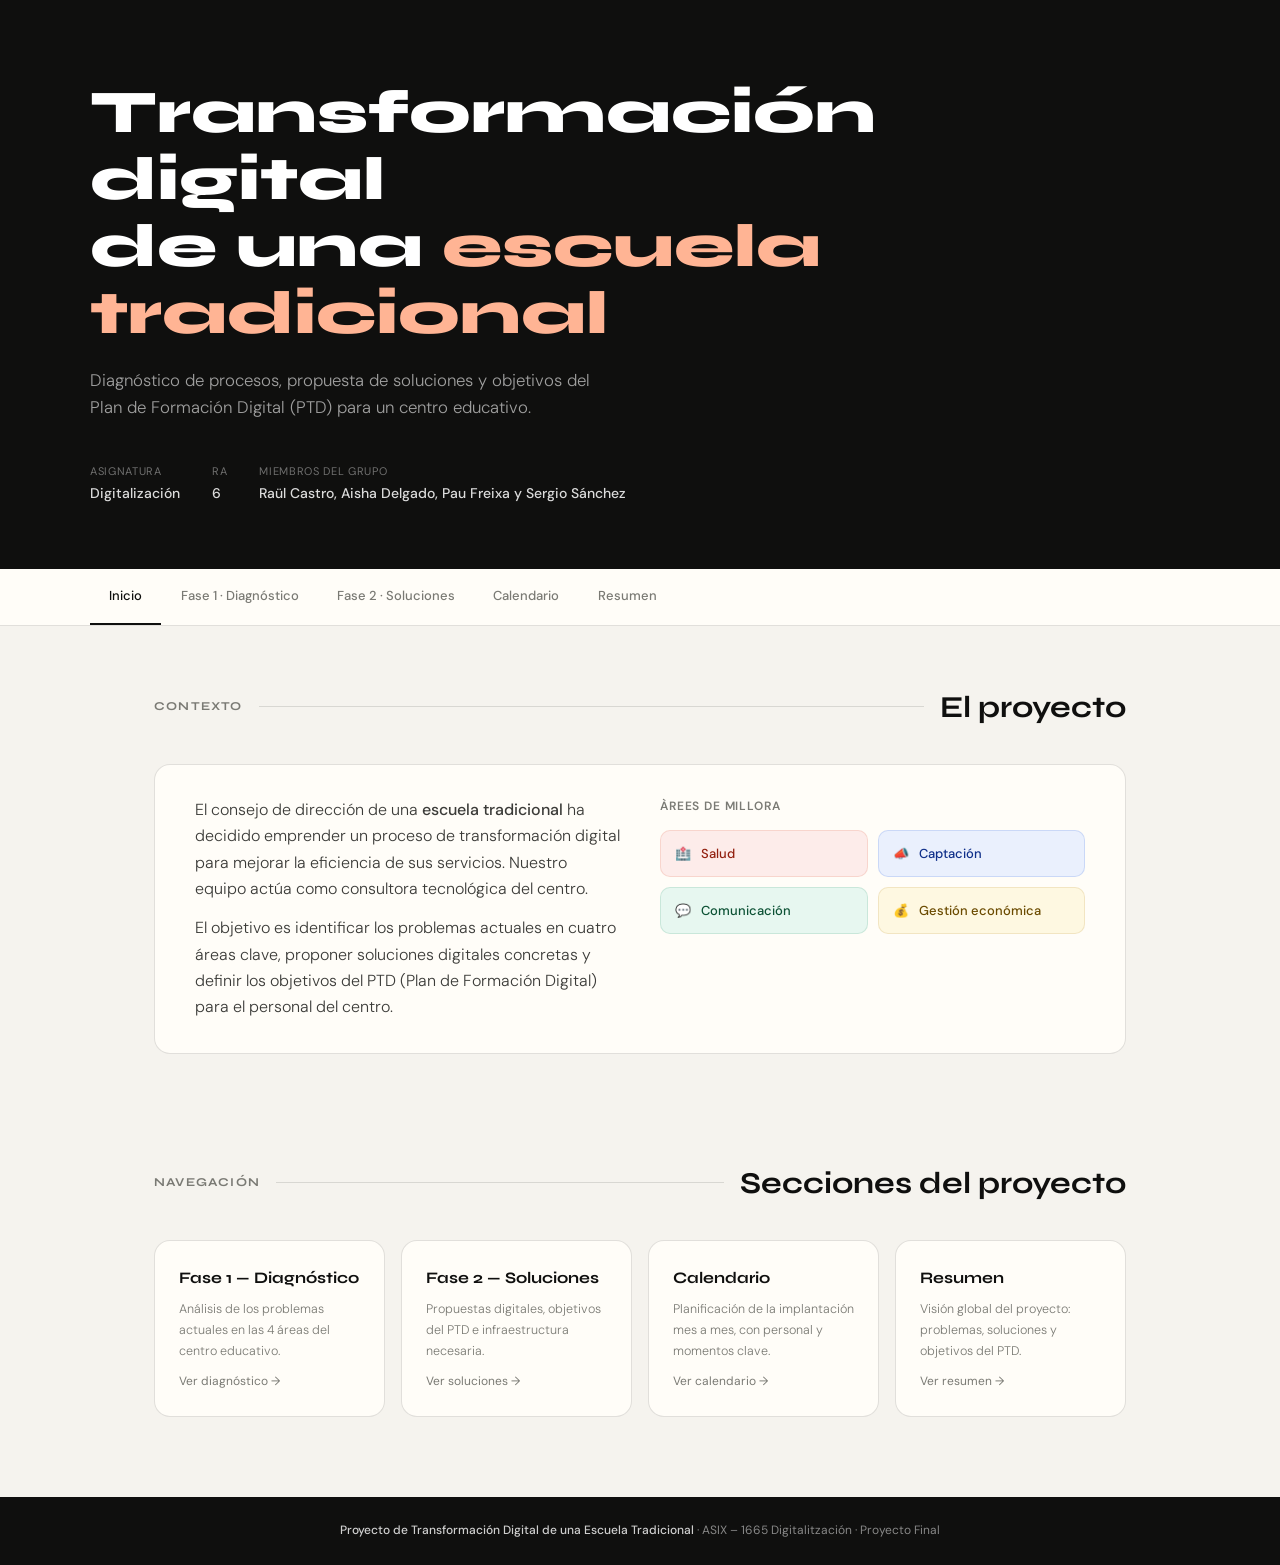
<file: index.html>
<!DOCTYPE html>
<html lang="es">
<head>
<meta charset="UTF-8">
<meta name="viewport" content="width=device-width, initial-scale=1.0">
<title>Transformación Digital — Escola Tradicional</title>
<link href="https://fonts.googleapis.com/css2?family=Syne:wght@400;600;700;800&family=DM+Sans:ital,wght@0,300;0,400;0,500;1,300&display=swap" rel="stylesheet">
<link rel="stylesheet" href="./css/styles.css">
</head>
<body>
 
<header>
  <div class="header-inner">
    <div>
      <h1>Transformación digital<br>de una <em>escuela tradicional</em></h1>
      <p class="header-subtitle">Diagnóstico de procesos, propuesta de soluciones y objetivos del Plan de Formación Digital (PTD) para un centro educativo.</p>
      <div class="header-meta">
        <div class="meta-item"><span class="meta-label">Asignatura</span><span class="meta-value">Digitalización</span></div>
        <div class="meta-item"><span class="meta-label">RA</span><span class="meta-value">6</span></div>
        <div class="meta-item"><span class="meta-label">Miembros del grupo</span><span class="meta-value">Raül Castro, Aisha Delgado, Pau Freixa y Sergio Sánchez</span></div>
      </div>
    </div>
  </div>
</header>
 
<nav>
  <div class="nav-inner">
    <a href="./index.html" class="active">Inicio</a>
    <a href="./fases/diagnostico.html">Fase 1 · Diagnóstico</a>
    <a href="./fases/soluciones.html">Fase 2 · Soluciones</a>
    <a href="./fases/calendario.html">Calendario</a>
    <a href="./fases/resumen.html">Resumen</a>
  </div>
</nav>
 
<main>
 
  <div class="section-header">
    <span class="section-num">Contexto</span>
    <div class="section-line"></div>
    <h2>El proyecto</h2>
  </div>
 
  <div class="intro-block">
    <div class="intro-text">
      <p>El consejo de dirección de una <strong>escuela tradicional</strong> ha decidido emprender un proceso de transformación digital para mejorar la eficiencia de sus servicios. Nuestro equipo actúa como consultora tecnológica del centro.</p>
      <p>El objetivo es identificar los problemas actuales en cuatro áreas clave, proponer soluciones digitales concretas y definir los objetivos del PTD (Plan de Formación Digital) para el personal del centro.</p>
    </div>
    <div>
      <p style="font-size:12px;text-transform:uppercase;letter-spacing:.07em;color:var(--ink3);margin-bottom:.8rem;font-weight:600;">Àrees de millora</p>
      <div class="areas-grid">
        <a class="area-chip red"   href="./fases/diagnostico.html#salud">       <span>🏥</span> Salud</a>
        <a class="area-chip blue"  href="./fases/diagnostico.html#captacion">   <span>📣</span> Captación</a>
        <a class="area-chip green" href="./fases/diagnostico.html#comunicacion"><span>💬</span> Comunicación</a>
        <a class="area-chip yell"  href="./fases/diagnostico.html#economia">    <span>💰</span> Gestión económica</a>
      </div>
    </div>
  </div>
 
  <div class="section-header">
    <span class="section-num">Navegación</span>
    <div class="section-line"></div>
    <h2>Secciones del proyecto</h2>
  </div>
 
  <div class="page-links">
    <a class="page-link" href="./fases/diagnostico.html">
      <span class="page-link-title">Fase 1 — Diagnóstico</span>
      <span class="page-link-desc">Análisis de los problemas actuales en las 4 áreas del centro educativo.</span>
      <span class="page-link-arrow">Ver diagnóstico →</span>
    </a>
    <a class="page-link" href="./fases/soluciones.html">
      <span class="page-link-title">Fase 2 — Soluciones</span>
      <span class="page-link-desc">Propuestas digitales, objetivos del PTD e infraestructura necesaria.</span>
      <span class="page-link-arrow">Ver soluciones →</span>
    </a>
    <a class="page-link" href="./fases/calendario.html">
      <span class="page-link-title">Calendario</span>
      <span class="page-link-desc">Planificación de la implantación mes a mes, con personal y momentos clave.</span>
      <span class="page-link-arrow">Ver calendario →</span>
    </a>
    <a class="page-link" href="./fases/resumen.html">
      <span class="page-link-title">Resumen</span>
      <span class="page-link-desc">Visión global del proyecto: problemas, soluciones y objetivos del PTD.</span>
      <span class="page-link-arrow">Ver resumen →</span>
    </a>
  </div>
 
</main>
 
<footer>
  <strong>Proyecto de Transformación Digital de una Escuela Tradicional</strong> · ASIX – 1665 Digitalitzación · Proyecto Final
</footer>
 
</body>
</html>
</file>
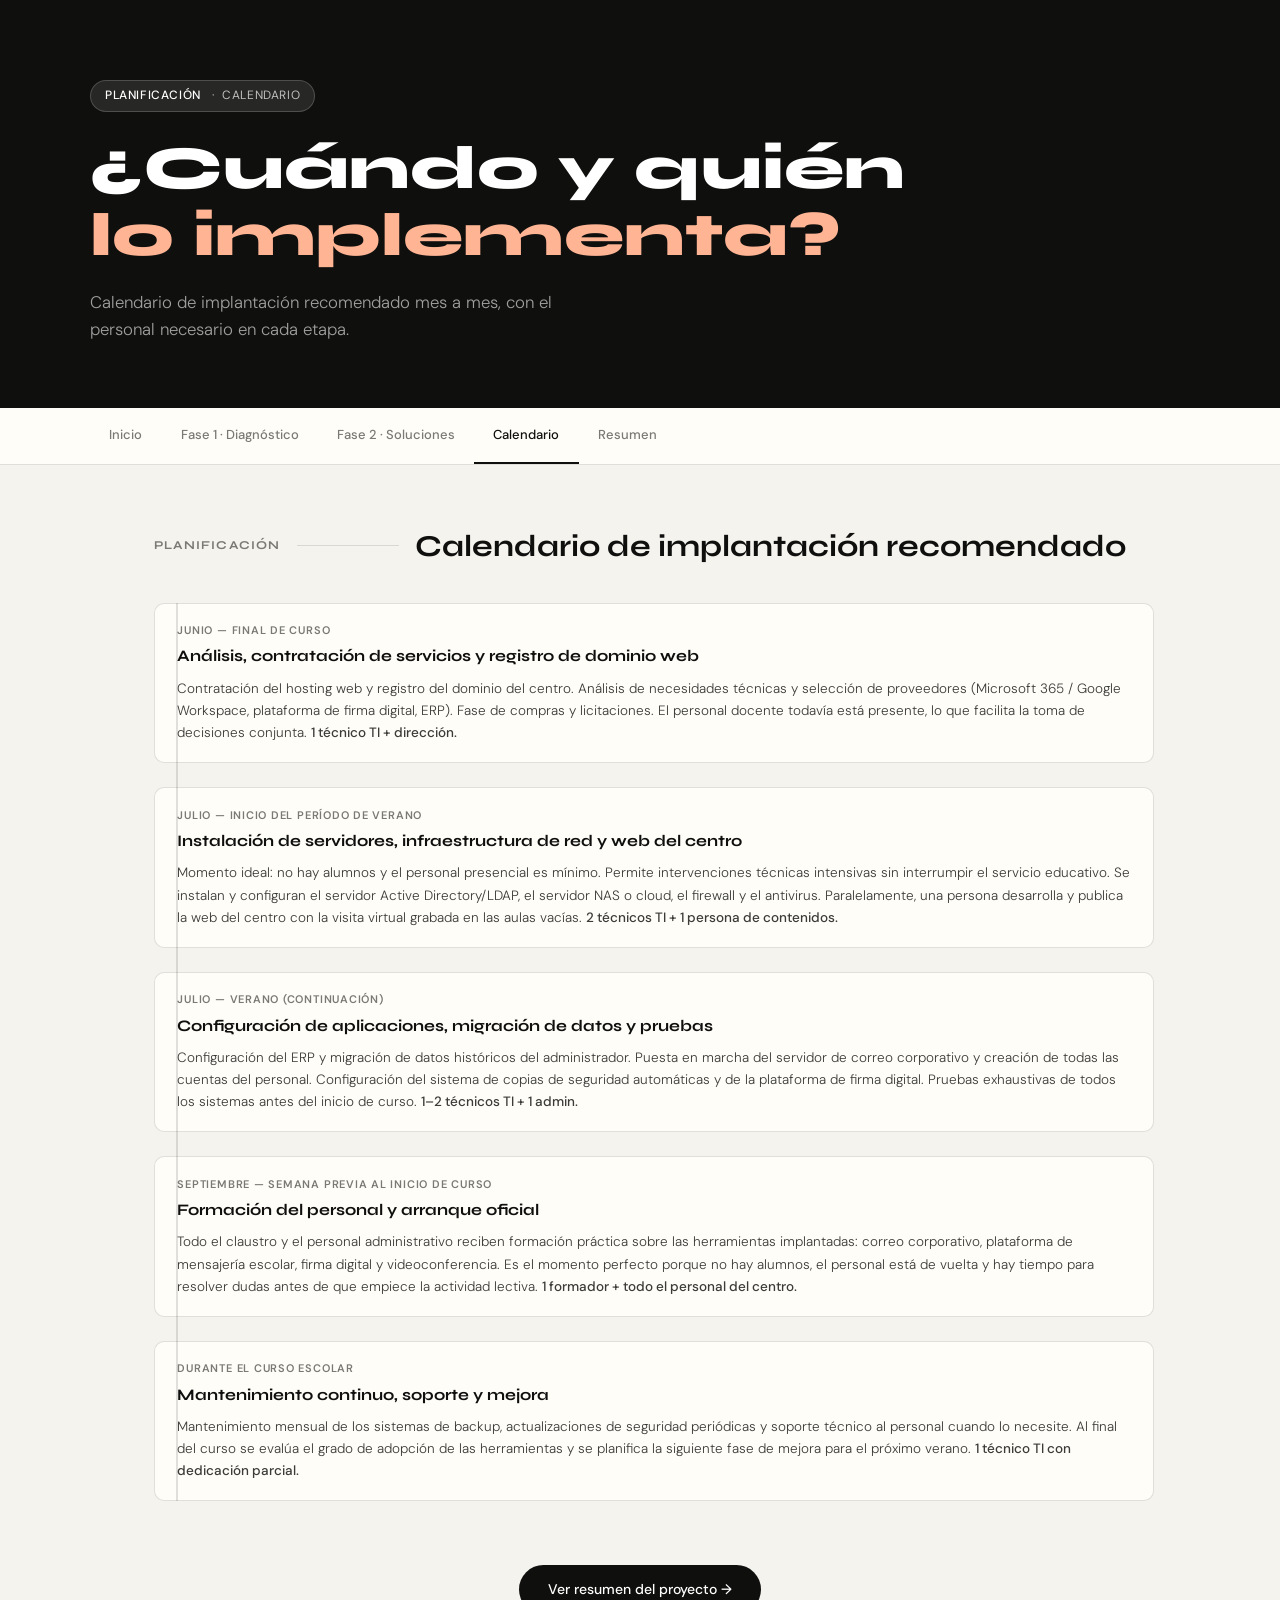
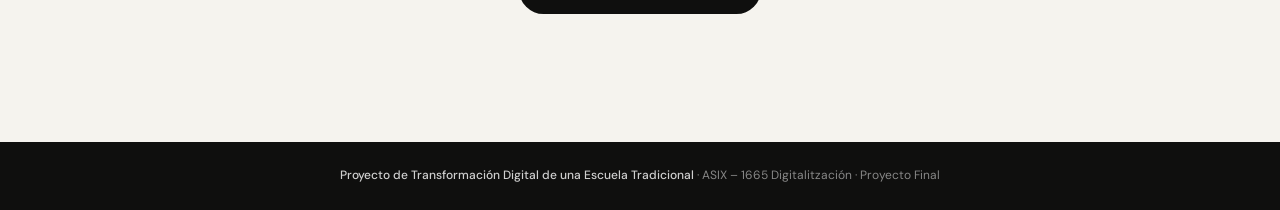
<file: fases/calendario.html>
<!DOCTYPE html>
<html lang="es">
<head>
<meta charset="UTF-8">
<meta name="viewport" content="width=device-width, initial-scale=1.0">
<title>Calendario de implantación · Transformación Digital</title>
<link href="https://fonts.googleapis.com/css2?family=Syne:wght@400;600;700;800&family=DM+Sans:ital,wght@0,300;0,400;0,500;1,300&display=swap" rel="stylesheet">
<link rel="stylesheet" href="../css/styles.css">
</head>
<body>
 
<header>
  <div class="header-inner">
    <div>
      <div class="header-badge"><span>Planificación</span> &nbsp;·&nbsp; Calendario</div>
      <h1>¿Cuándo y quién<br><em>lo implementa?</em></h1>
      <p class="header-subtitle">Calendario de implantación recomendado mes a mes, con el personal necesario en cada etapa.</p>
    </div>
  </div>
</header>
 
<nav>
  <div class="nav-inner">
    <a href="../index.html">Inicio</a>
    <a href="./diagnostico.html">Fase 1 · Diagnóstico</a>
    <a href="./soluciones.html">Fase 2 · Soluciones</a>
    <a href="./calendario.html" class="active">Calendario</a>
    <a href="./resumen.html">Resumen</a>
  </div>
</nav>
 
<main>
 
  <div class="section-header">
    <span class="section-num">Planificación</span>
    <div class="section-line"></div>
    <h2>Calendario de implantación recomendado</h2>
  </div>
 
  <div class="timeline">
 
    <div class="tl-item">
      <div class="tl-body">
        <p class="tl-month">Junio — Final de curso</p>
        <p class="tl-title">Análisis, contratación de servicios y registro de dominio web</p>
        <p class="tl-desc">Contratación del hosting web y registro del dominio del centro. Análisis de necesidades técnicas y selección de proveedores (Microsoft 365 / Google Workspace, plataforma de firma digital, ERP). Fase de compras y licitaciones. El personal docente todavía está presente, lo que facilita la toma de decisiones conjunta. <strong>1 técnico TI + dirección.</strong></p>
      </div>
    </div>
 
    <div class="tl-item">
      <div class="tl-body">
        <p class="tl-month">Julio — Inicio del período de verano</p>
        <p class="tl-title">Instalación de servidores, infraestructura de red y web del centro</p>
        <p class="tl-desc">Momento ideal: no hay alumnos y el personal presencial es mínimo. Permite intervenciones técnicas intensivas sin interrumpir el servicio educativo. Se instalan y configuran el servidor Active Directory/LDAP, el servidor NAS o cloud, el firewall y el antivirus. Paralelamente, una persona desarrolla y publica la web del centro con la visita virtual grabada en las aulas vacías. <strong>2 técnicos TI + 1 persona de contenidos.</strong></p>
      </div>
    </div>
 
    <div class="tl-item">
      <div class="tl-body">
        <p class="tl-month">Julio — Verano (continuación)</p>
        <p class="tl-title">Configuración de aplicaciones, migración de datos y pruebas</p>
        <p class="tl-desc">Configuración del ERP y migración de datos históricos del administrador. Puesta en marcha del servidor de correo corporativo y creación de todas las cuentas del personal. Configuración del sistema de copias de seguridad automáticas y de la plataforma de firma digital. Pruebas exhaustivas de todos los sistemas antes del inicio de curso. <strong>1–2 técnicos TI + 1 admin.</strong></p>
      </div>
    </div>
 
    <div class="tl-item">
      <div class="tl-body">
        <p class="tl-month">Septiembre — Semana previa al inicio de curso</p>
        <p class="tl-title">Formación del personal y arranque oficial</p>
        <p class="tl-desc">Todo el claustro y el personal administrativo reciben formación práctica sobre las herramientas implantadas: correo corporativo, plataforma de mensajería escolar, firma digital y videoconferencia. Es el momento perfecto porque no hay alumnos, el personal está de vuelta y hay tiempo para resolver dudas antes de que empiece la actividad lectiva. <strong>1 formador + todo el personal del centro.</strong></p>
      </div>
    </div>
 
    <div class="tl-item">
      <div class="tl-body">
        <p class="tl-month">Durante el curso escolar</p>
        <p class="tl-title">Mantenimiento continuo, soporte y mejora</p>
        <p class="tl-desc">Mantenimiento mensual de los sistemas de backup, actualizaciones de seguridad periódicas y soporte técnico al personal cuando lo necesite. Al final del curso se evalúa el grado de adopción de las herramientas y se planifica la siguiente fase de mejora para el próximo verano. <strong>1 técnico TI con dedicación parcial.</strong></p>
      </div>
    </div>
 
  </div>
 
  <div style="text-align:center;padding-bottom:3rem;">
    <a href="./resumen.html" style="display:inline-flex;align-items:center;gap:8px;background:var(--ink);color:#fff;text-decoration:none;padding:.8rem 1.8rem;border-radius:100px;font-size:14px;font-weight:500;transition:opacity .2s;" onmouseover="this.style.opacity='.8'" onmouseout="this.style.opacity='1'">
      Ver resumen del proyecto →
    </a>
  </div>
 
</main>
 
<footer>
  <strong>Proyecto de Transformación Digital de una Escuela Tradicional</strong> · ASIX – 1665 Digitalitzación · Proyecto Final
</footer>
 
</body>
</html>
</file>
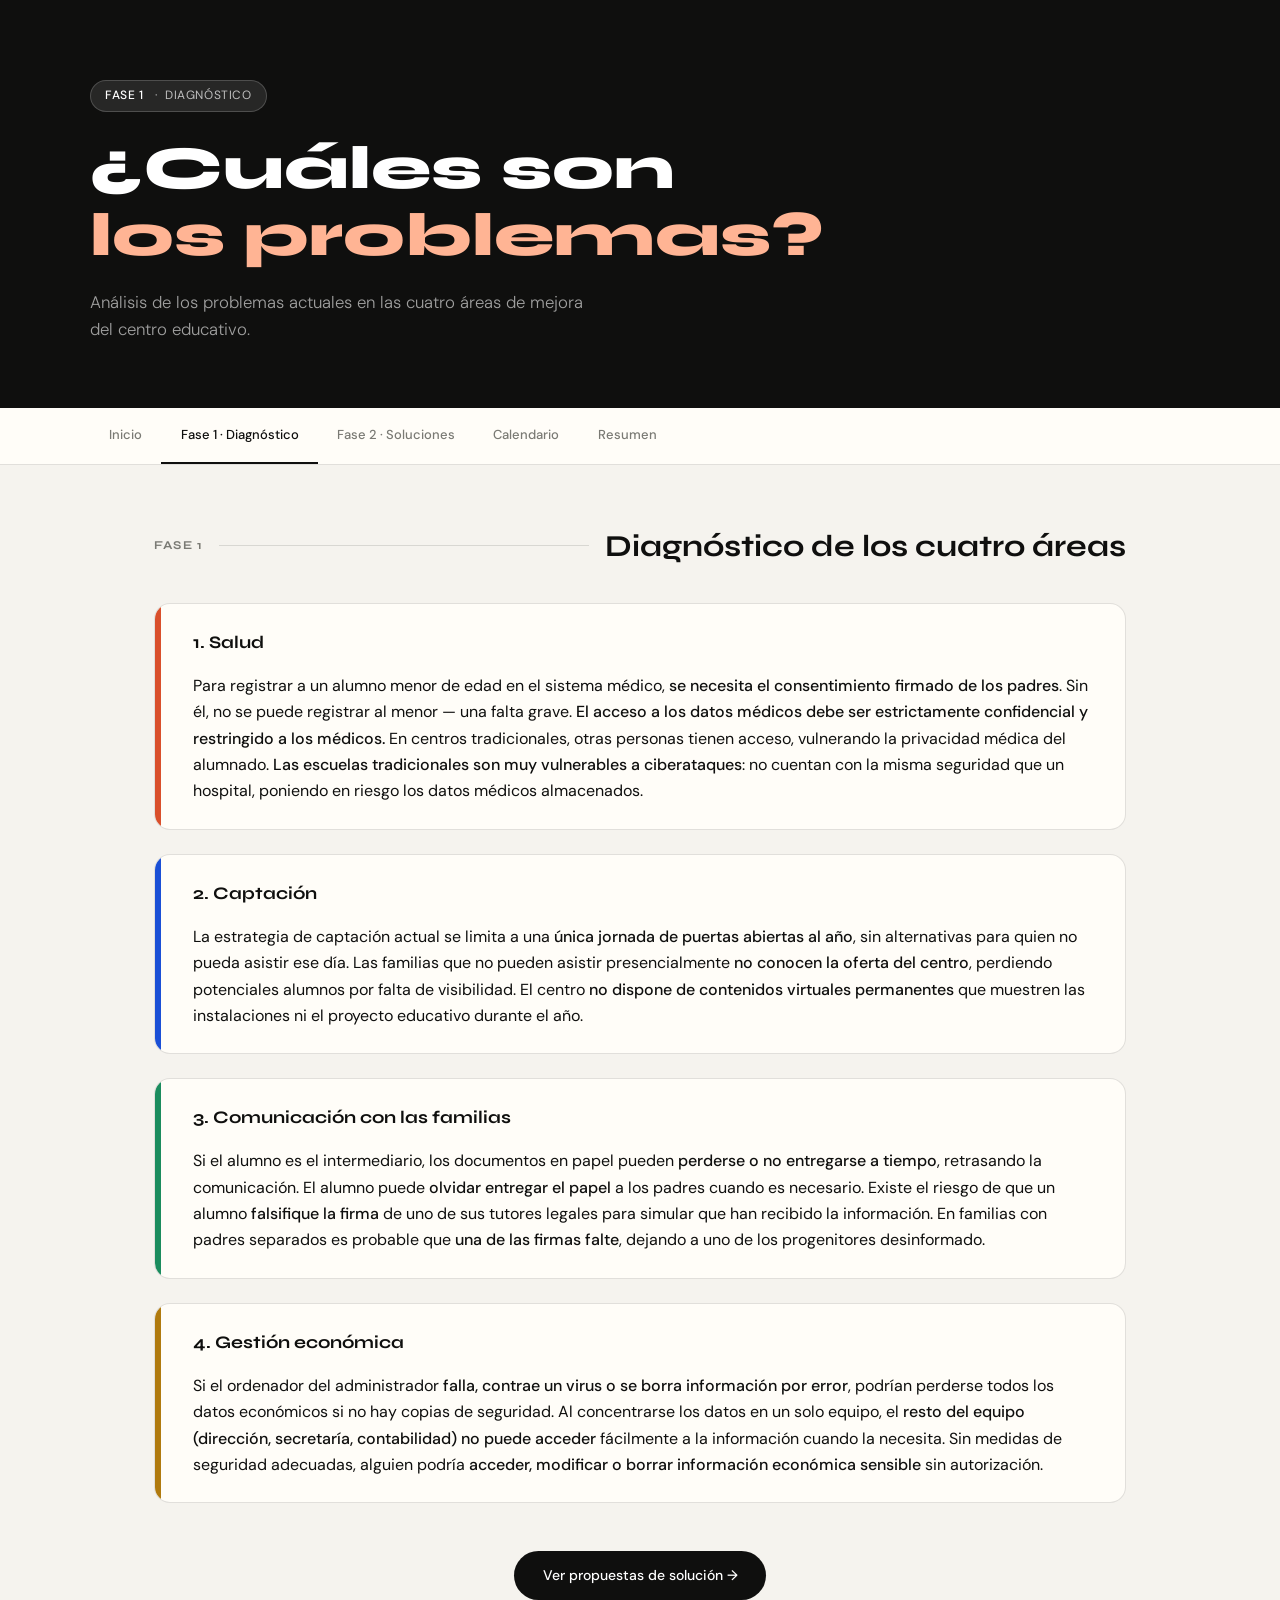
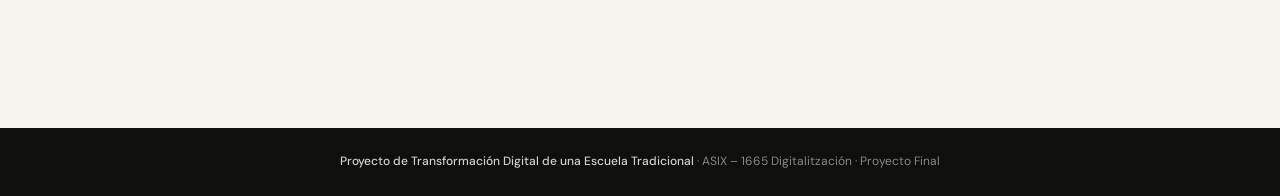
<file: fases/diagnostico.html>
<!DOCTYPE html>
<html lang="es">
<head>
<meta charset="UTF-8">
<meta name="viewport" content="width=device-width, initial-scale=1.0">
<title>Fase 1 — Diagnóstico · Transformación Digital</title>
<link href="https://fonts.googleapis.com/css2?family=Syne:wght@400;600;700;800&family=DM+Sans:ital,wght@0,300;0,400;0,500;1,300&display=swap" rel="stylesheet">
<link rel="stylesheet" href="../css/styles.css">
</head>
<body>
 
<header>
  <div class="header-inner">
    <div>
      <div class="header-badge"><span>Fase 1</span> &nbsp;·&nbsp; Diagnóstico</div>
      <h1>¿Cuáles son<br><em>los problemas?</em></h1>
      <p class="header-subtitle">Análisis de los problemas actuales en las cuatro áreas de mejora del centro educativo.</p>
    </div>
  </div>
</header>
 
<nav>
  <div class="nav-inner">
    <a href="../index.html">Inicio</a>
    <a href="./diagnostico.html" class="active">Fase 1 · Diagnóstico</a>
    <a href="./soluciones.html">Fase 2 · Soluciones</a>
    <a href="./calendario.html">Calendario</a>
    <a href="./resumen.html">Resumen</a>
  </div>
</nav>
 
<main>
 
  <div class="section-header">
    <span class="section-num">Fase 1</span>
    <div class="section-line"></div>
    <h2>Diagnóstico de los cuatro áreas</h2>
  </div>
 
  <div class="problem-cards">
 
    <div class="problem-card" id="salud">
      <div class="pca red"></div>
      <div class="pcb">
        <div class="pch"><h3>1. Salud</h3></div>
        <p>Para registrar a un alumno menor de edad en el sistema médico, <strong>se necesita el consentimiento firmado de los padres</strong>. Sin él, no se puede registrar al menor — una falta grave.
            <strong>El acceso a los datos médicos debe ser estrictamente confidencial y restringido a los médicos.</strong> En centros tradicionales, otras personas tienen acceso, vulnerando la privacidad médica del alumnado.
            <strong>Las escuelas tradicionales son muy vulnerables a ciberataques</strong>: no cuentan con la misma seguridad que un hospital, poniendo en riesgo los datos médicos almacenados.
        </p>
      </div>
    </div>
 
    <div class="problem-card" id="captacion">
      <div class="pca blue"></div>
      <div class="pcb">
        <div class="pch"><h3>2. Captación</h3></div>
        <p>La estrategia de captación actual se limita a una <strong>única jornada de puertas abiertas al año</strong>, sin alternativas para quien no pueda asistir ese día.
            Las familias que no pueden asistir presencialmente <strong>no conocen la oferta del centro</strong>, perdiendo potenciales alumnos por falta de visibilidad.
            El centro <strong>no dispone de contenidos virtuales permanentes</strong> que muestren las instalaciones ni el proyecto educativo durante el año.
        </p>
      </div>
    </div>
 
    <div class="problem-card" id="comunicacion">
      <div class="pca green"></div>
      <div class="pcb">
        <div class="pch"><h3>3. Comunicación con las familias</h3></div>
            <p>Si el alumno es el intermediario, los documentos en papel pueden <strong>perderse o no entregarse a tiempo</strong>, retrasando la comunicación.
                El alumno puede <strong>olvidar entregar el papel</strong> a los padres cuando es necesario.
                Existe el riesgo de que un alumno <strong>falsifique la firma</strong> de uno de sus tutores legales para simular que han recibido la información.
                En familias con padres separados es probable que <strong>una de las firmas falte</strong>, dejando a uno de los progenitores desinformado.
            </p>
      </div>
    </div>
 
    <div class="problem-card" id="economia">
      <div class="pca yell"></div>
      <div class="pcb">
        <div class="pch"><h3>4. Gestión económica</h3></div>
            <p>Si el ordenador del administrador <strong>falla, contrae un virus o se borra información por error</strong>, podrían perderse todos los datos económicos si no hay copias de seguridad.
                Al concentrarse los datos en un solo equipo, el <strong>resto del equipo (dirección, secretaría, contabilidad) no puede acceder</strong> fácilmente a la información cuando la necesita.
                Sin medidas de seguridad adecuadas, alguien podría <strong>acceder, modificar o borrar información económica sensible</strong> sin autorización.
            </p>
      </div>
    </div>
 
  </div>
 
  <div style="text-align:center;padding-bottom:3rem;">
    <a href="./soluciones.html" style="display:inline-flex;align-items:center;gap:8px;background:var(--ink);color:#fff;text-decoration:none;padding:.8rem 1.8rem;border-radius:100px;font-size:14px;font-weight:500;transition:opacity .2s;" onmouseover="this.style.opacity='.8'" onmouseout="this.style.opacity='1'">
      Ver propuestas de solución →
    </a>
  </div>
 
</main>
 
<footer>
  <strong>Proyecto de Transformación Digital de una Escuela Tradicional</strong> · ASIX – 1665 Digitalitzación · Proyecto Final
</footer>
 
</body>
</html>
</file>
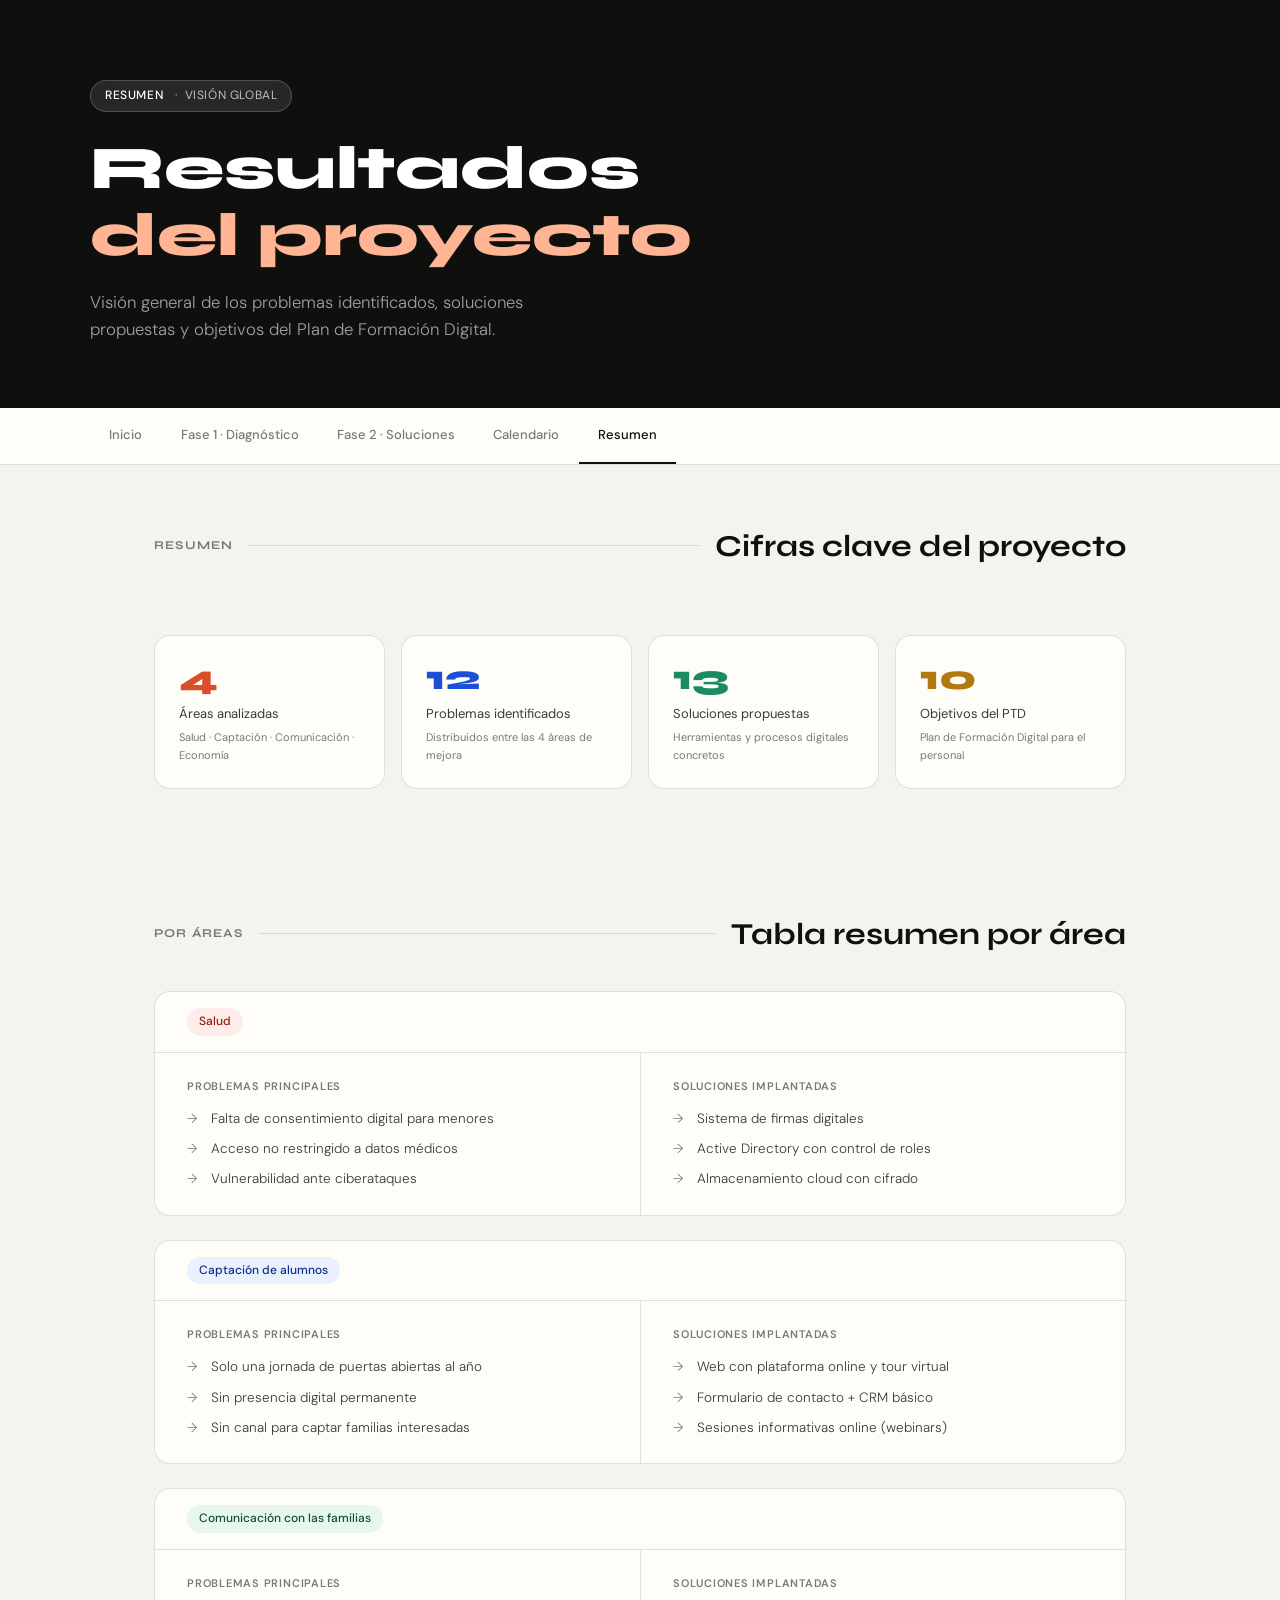
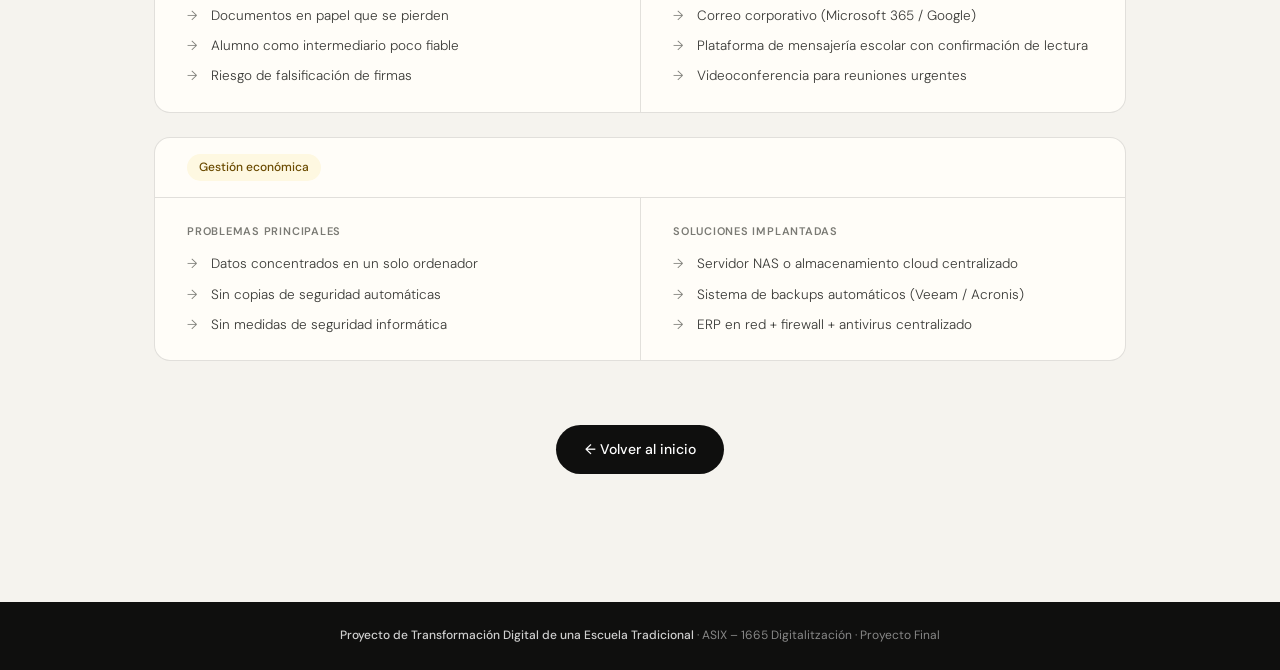
<file: fases/resumen.html>
<!DOCTYPE html>
<html lang="es">
<head>
<meta charset="UTF-8">
<meta name="viewport" content="width=device-width, initial-scale=1.0">
<title>Resumen · Transformación Digital</title>
<link href="https://fonts.googleapis.com/css2?family=Syne:wght@400;600;700;800&family=DM+Sans:ital,wght@0,300;0,400;0,500;1,300&display=swap" rel="stylesheet">
<link rel="stylesheet" href="../css/styles.css">
</head>
<body>
 
<header>
  <div class="header-inner">
    <div>
      <div class="header-badge"><span>Resumen</span> &nbsp;·&nbsp; Visión global</div>
      <h1>Resultados<br><em>del proyecto</em></h1>
      <p class="header-subtitle">Visión general de los problemas identificados, soluciones propuestas y objetivos del Plan de Formación Digital.</p>
    </div>
  </div>
</header>
 
<nav>
  <div class="nav-inner">
    <a href="../index.html">Inicio</a>
    <a href="./diagnostico.html">Fase 1 · Diagnóstico</a>
    <a href="./soluciones.html">Fase 2 · Soluciones</a>
    <a href="./calendario.html">Calendario</a>
    <a href="./resumen.html" class="active">Resumen</a>
  </div>
</nav>
 
<main>
 
  <div class="section-header">
    <span class="section-num">Resumen</span>
    <div class="section-line"></div>
    <h2>Cifras clave del proyecto</h2>
  </div>
 
  <div class="visual-summary">
    <div class="summary-card">
      <div class="summary-num red">4</div>
      <div class="summary-lbl">Áreas analizadas</div>
      <div class="summary-sub">Salud · Captación · Comunicación · Economía</div>
    </div>
    <div class="summary-card">
      <div class="summary-num blue">12</div>
      <div class="summary-lbl">Problemas identificados</div>
      <div class="summary-sub">Distribuidos entre las 4 áreas de mejora</div>
    </div>
    <div class="summary-card">
      <div class="summary-num green">13</div>
      <div class="summary-lbl">Soluciones propuestas</div>
      <div class="summary-sub">Herramientas y procesos digitales concretos</div>
    </div>
    <div class="summary-card">
      <div class="summary-num yell">10</div>
      <div class="summary-lbl">Objetivos del PTD</div>
      <div class="summary-sub">Plan de Formación Digital para el personal</div>
    </div>
  </div>
 
  <div class="section-header">
    <span class="section-num">Por áreas</span>
    <div class="section-line"></div>
    <h2>Tabla resumen por área</h2>
  </div>
 
  <div class="solution-block">
 
    <div class="sol-card">
      <div class="sol-area-bar"><span class="tag red">Salud</span></div>
      <div class="sol-cols">
        <div class="sol-col">
          <p class="sol-col-label">Problemas principales</p>
          <ul>
            <li>Falta de consentimiento digital para menores</li>
            <li>Acceso no restringido a datos médicos</li>
            <li>Vulnerabilidad ante ciberataques</li>
          </ul>
        </div>
        <div class="sol-col">
          <p class="sol-col-label">Soluciones implantadas</p>
          <ul>
            <li>Sistema de firmas digitales</li>
            <li>Active Directory con control de roles</li>
            <li>Almacenamiento cloud con cifrado</li>
          </ul>
        </div>
      </div>
    </div>
 
    <div class="sol-card">
      <div class="sol-area-bar"><span class="tag blue">Captación de alumnos</span></div>
      <div class="sol-cols">
        <div class="sol-col">
          <p class="sol-col-label">Problemas principales</p>
          <ul>
            <li>Solo una jornada de puertas abiertas al año</li>
            <li>Sin presencia digital permanente</li>
            <li>Sin canal para captar familias interesadas</li>
          </ul>
        </div>
        <div class="sol-col">
          <p class="sol-col-label">Soluciones implantadas</p>
          <ul>
            <li>Web con plataforma online y tour virtual</li>
            <li>Formulario de contacto + CRM básico</li>
            <li>Sesiones informativas online (webinars)</li>
          </ul>
        </div>
      </div>
    </div>
 
    <div class="sol-card">
      <div class="sol-area-bar"><span class="tag green">Comunicación con las familias</span></div>
      <div class="sol-cols">
        <div class="sol-col">
          <p class="sol-col-label">Problemas principales</p>
          <ul>
            <li>Documentos en papel que se pierden</li>
            <li>Alumno como intermediario poco fiable</li>
            <li>Riesgo de falsificación de firmas</li>
          </ul>
        </div>
        <div class="sol-col">
          <p class="sol-col-label">Soluciones implantadas</p>
          <ul>
            <li>Correo corporativo (Microsoft 365 / Google)</li>
            <li>Plataforma de mensajería escolar con confirmación de lectura</li>
            <li>Videoconferencia para reuniones urgentes</li>
          </ul>
        </div>
      </div>
    </div>
 
    <div class="sol-card">
      <div class="sol-area-bar"><span class="tag yell">Gestión económica</span></div>
      <div class="sol-cols">
        <div class="sol-col">
          <p class="sol-col-label">Problemas principales</p>
          <ul>
            <li>Datos concentrados en un solo ordenador</li>
            <li>Sin copias de seguridad automáticas</li>
            <li>Sin medidas de seguridad informática</li>
          </ul>
        </div>
        <div class="sol-col">
          <p class="sol-col-label">Soluciones implantadas</p>
          <ul>
            <li>Servidor NAS o almacenamiento cloud centralizado</li>
            <li>Sistema de backups automáticos (Veeam / Acronis)</li>
            <li>ERP en red + firewall + antivirus centralizado</li>
          </ul>
        </div>
      </div>
    </div>
 
  </div>
 
  <div style="text-align:center;padding-bottom:3rem;">
    <a href="../index.html" style="display:inline-flex;align-items:center;gap:8px;background:var(--ink);color:#fff;text-decoration:none;padding:.8rem 1.8rem;border-radius:100px;font-size:14px;font-weight:500;transition:opacity .2s;" onmouseover="this.style.opacity='.8'" onmouseout="this.style.opacity='1'">
      ← Volver al inicio
    </a>
  </div>
 
</main>
 
<footer>
  <strong>Proyecto de Transformación Digital de una Escuela Tradicional</strong> · ASIX – 1665 Digitalitzación · Proyecto Final
</footer>
 
</body>
</html>
</file>
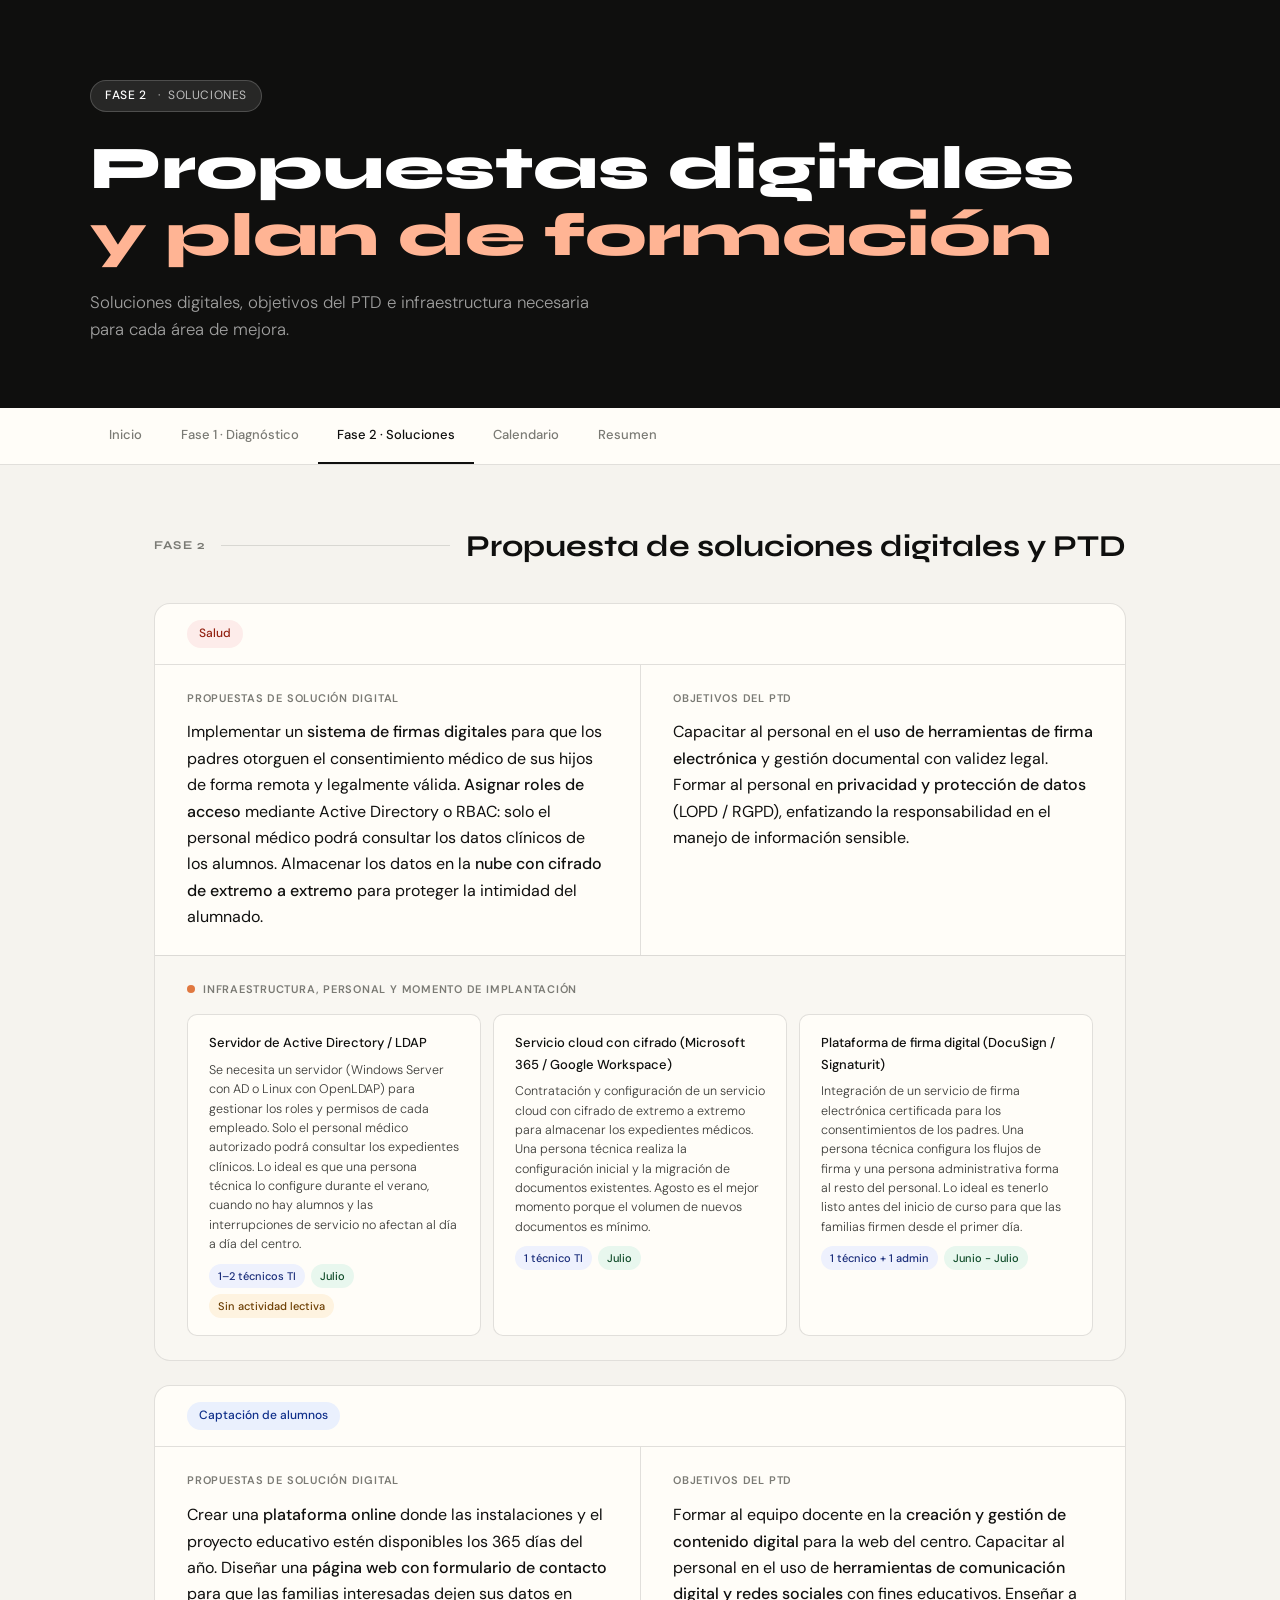
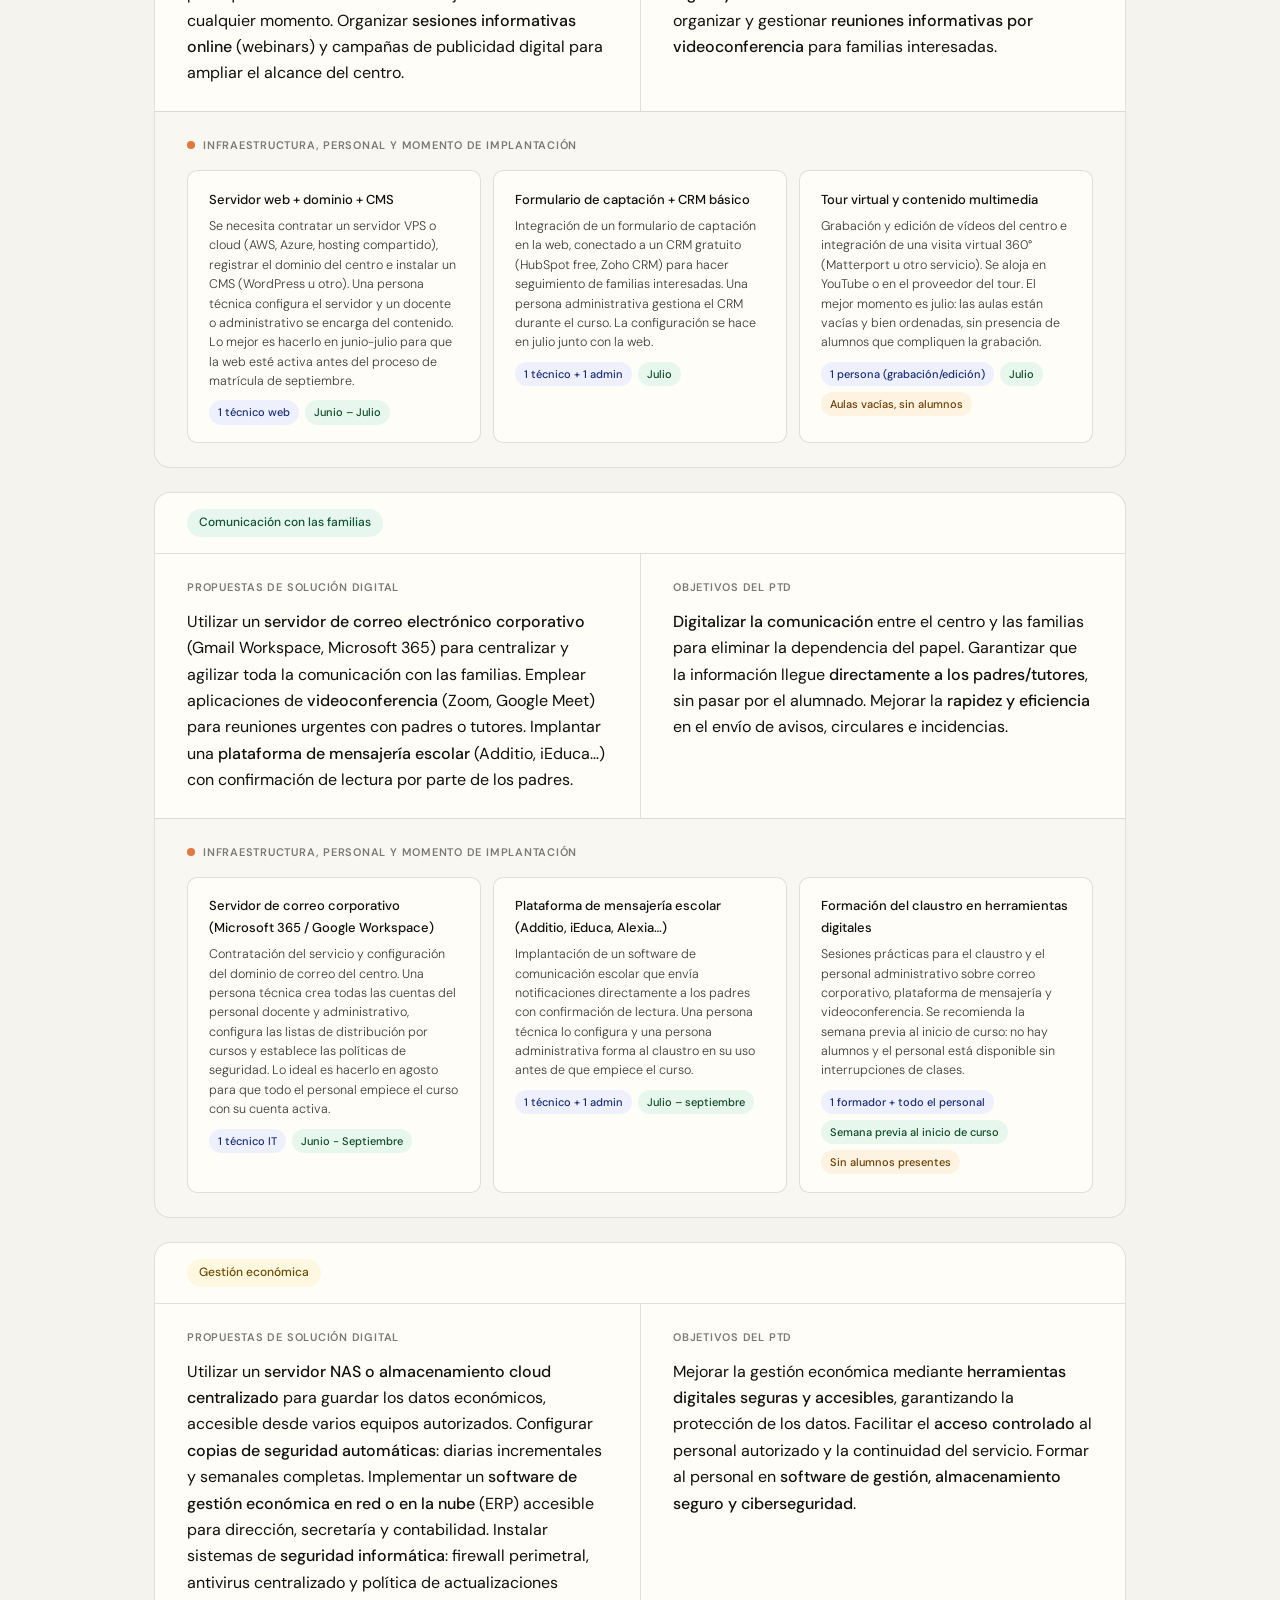
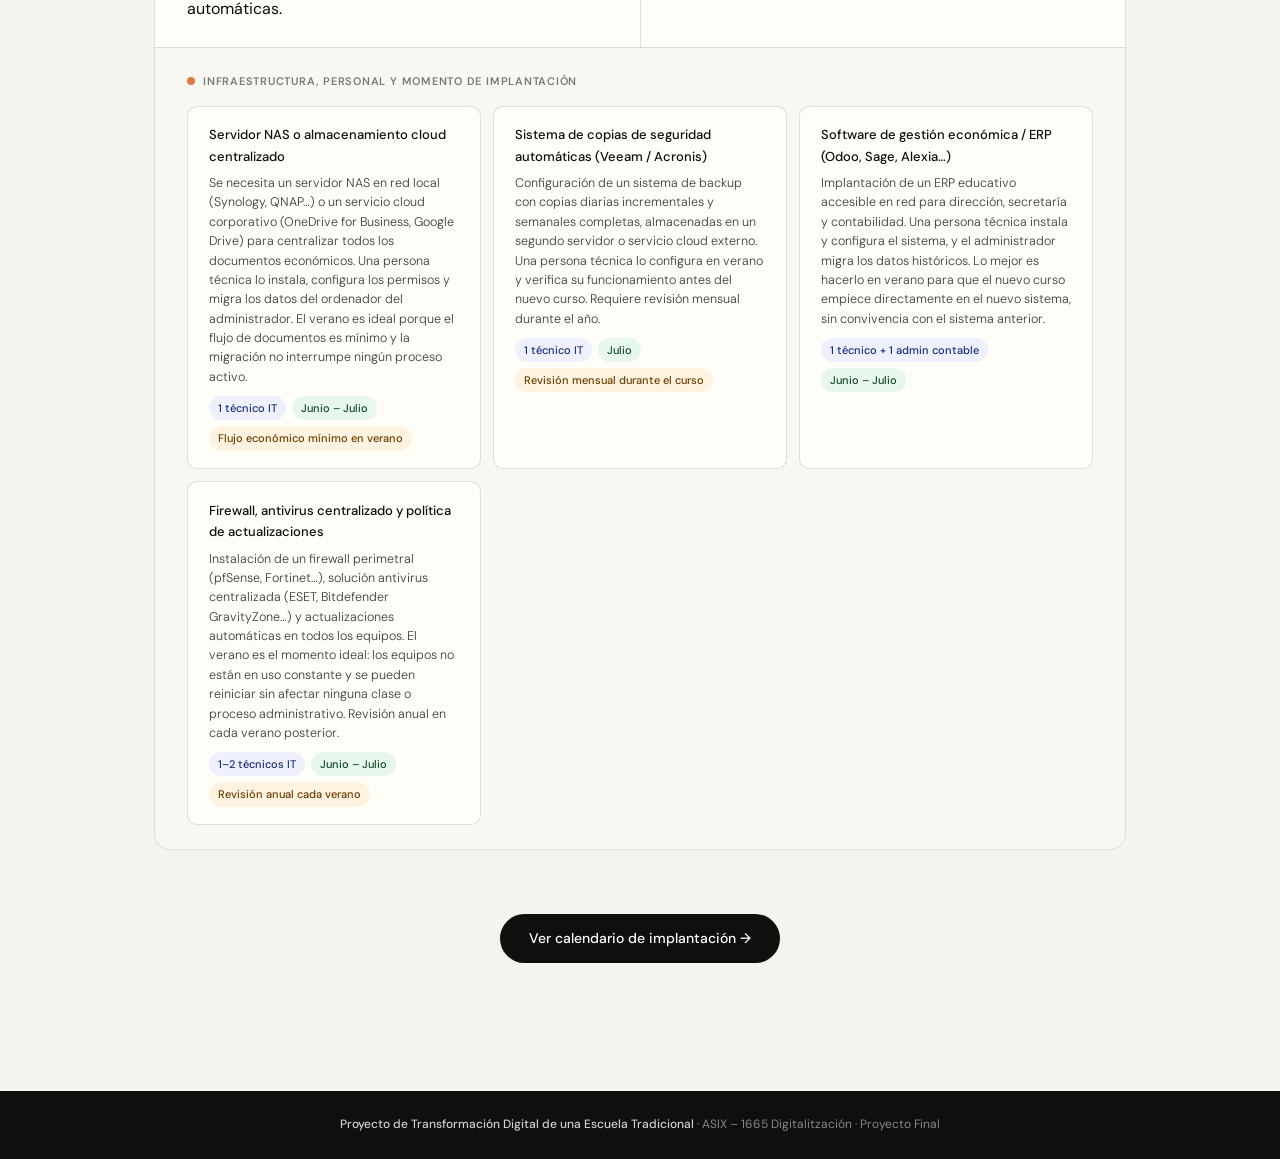
<file: fases/soluciones.html>
<!DOCTYPE html>
<html lang="es">
<head>
<meta charset="UTF-8">
<meta name="viewport" content="width=device-width, initial-scale=1.0">
<title>Fase 2 — Soluciones · Transformación Digital</title>
<link href="https://fonts.googleapis.com/css2?family=Syne:wght@400;600;700;800&family=DM+Sans:ital,wght@0,300;0,400;0,500;1,300&display=swap" rel="stylesheet">
<link rel="stylesheet" href="../css/styles.css">
</head>
<body>
 
<header>
  <div class="header-inner">
    <div>
      <div class="header-badge"><span>Fase 2</span> &nbsp;·&nbsp; Soluciones</div>
      <h1>Propuestas digitales<br><em>y plan de formación</em></h1>
      <p class="header-subtitle">Soluciones digitales, objetivos del PTD e infraestructura necesaria para cada área de mejora.</p>
    </div>
  </div>
</header>
 
<nav>
  <div class="nav-inner">
    <a href="../index.html">Inicio</a>
    <a href="./diagnostico.html">Fase 1 · Diagnóstico</a>
    <a href="./soluciones.html" class="active">Fase 2 · Soluciones</a>
    <a href="./calendario.html">Calendario</a>
    <a href="./resumen.html">Resumen</a>
  </div>
</nav>
 
<main>
 
  <div class="section-header">
    <span class="section-num">Fase 2</span>
    <div class="section-line"></div>
    <h2>Propuesta de soluciones digitales y PTD</h2>
  </div>
 
  <div class="solution-block">
 
    <!-- SALUD -->
    <div class="sol-card" id="salud">
      <div class="sol-area-bar"><span class="tag red">Salud</span></div>
      <div class="sol-cols">
        <div class="sol-col">
          <p class="sol-col-label">Propuestas de solución digital</p>
            <p>Implementar un <strong>sistema de firmas digitales</strong> para que los padres otorguen el consentimiento médico de sus hijos de forma remota y legalmente válida.
                <strong>Asignar roles de acceso</strong> mediante Active Directory o RBAC: solo el personal médico podrá consultar los datos clínicos de los alumnos.
                Almacenar los datos en la <strong>nube con cifrado de extremo a extremo</strong> para proteger la intimidad del alumnado.
            </p>
        </div>
        <div class="sol-col">
          <p class="sol-col-label">Objetivos del PTD</p>
            <p>Capacitar al personal en el <strong>uso de herramientas de firma electrónica</strong> y gestión documental con validez legal.
                Formar al personal en <strong>privacidad y protección de datos</strong> (LOPD / RGPD), enfatizando la responsabilidad en el manejo de información sensible.
            </p>
        </div>
      </div>
      <div class="infra-section">
        <p class="infra-label">Infraestructura, personal y momento de implantación</p>
        <div class="infra-cards">
          <div class="infra-card">
            <div class="infra-card-title">Servidor de Active Directory / LDAP</div>
            <div class="infra-card-desc">Se necesita un servidor (Windows Server con AD o Linux con OpenLDAP) para gestionar los roles y permisos de cada empleado. Solo el personal médico autorizado podrá consultar los expedientes clínicos. Lo ideal es que una persona técnica lo configure durante el verano, cuando no hay alumnos y las interrupciones de servicio no afectan al día a día del centro.</div>
            <div class="infra-tags">
              <span class="itag people">1–2 técnicos TI</span>
              <span class="itag time">Julio</span>
              <span class="itag warn">Sin actividad lectiva</span>
            </div>
          </div>
          <div class="infra-card">
            <div class="infra-card-title">Servicio cloud con cifrado (Microsoft 365 / Google Workspace)</div>
            <div class="infra-card-desc">Contratación y configuración de un servicio cloud con cifrado de extremo a extremo para almacenar los expedientes médicos. Una persona técnica realiza la configuración inicial y la migración de documentos existentes. Agosto es el mejor momento porque el volumen de nuevos documentos es mínimo.</div>
            <div class="infra-tags">
              <span class="itag people">1 técnico TI</span>
              <span class="itag time">Julio</span>
            </div>
          </div>
          <div class="infra-card">
            <div class="infra-card-title">Plataforma de firma digital (DocuSign / Signaturit)</div>
            <div class="infra-card-desc">Integración de un servicio de firma electrónica certificada para los consentimientos de los padres. Una persona técnica configura los flujos de firma y una persona administrativa forma al resto del personal. Lo ideal es tenerlo listo antes del inicio de curso para que las familias firmen desde el primer día.</div>
            <div class="infra-tags">
              <span class="itag people">1 técnico + 1 admin</span>
              <span class="itag time">Junio - Julio</span>
            </div>
          </div>
        </div>
      </div>
    </div>
 
    <!-- CAPTACIÓN -->
    <div class="sol-card" id="captacion">
      <div class="sol-area-bar"><span class="tag blue">Captación de alumnos</span></div>
      <div class="sol-cols">
        <div class="sol-col">
          <p class="sol-col-label">Propuestas de solución digital</p>
            <p>Crear una <strong>plataforma online</strong> donde las instalaciones y el proyecto educativo estén disponibles los 365 días del año.
                Diseñar una <strong>página web con formulario de contacto</strong> para que las familias interesadas dejen sus datos en cualquier momento.
                Organizar <strong>sesiones informativas online</strong> (webinars) y campañas de publicidad digital para ampliar el alcance del centro.
            </p>
        </div>
        <div class="sol-col">
          <p class="sol-col-label">Objetivos del PTD</p>
            <p>Formar al equipo docente en la <strong>creación y gestión de contenido digital</strong> para la web del centro.
                Capacitar al personal en el uso de <strong>herramientas de comunicación digital y redes sociales</strong> con fines educativos.
                Enseñar a organizar y gestionar <strong>reuniones informativas por videoconferencia</strong> para familias interesadas.
            </p>
        </div>
      </div>
      <div class="infra-section">
        <p class="infra-label">Infraestructura, personal y momento de implantación</p>
        <div class="infra-cards">
          <div class="infra-card">
            <div class="infra-card-title">Servidor web + dominio + CMS</div>
            <div class="infra-card-desc">Se necesita contratar un servidor VPS o cloud (AWS, Azure, hosting compartido), registrar el dominio del centro e instalar un CMS (WordPress u otro). Una persona técnica configura el servidor y un docente o administrativo se encarga del contenido. Lo mejor es hacerlo en junio-julio para que la web esté activa antes del proceso de matrícula de septiembre.</div>
            <div class="infra-tags">
              <span class="itag people">1 técnico web</span>
              <span class="itag time">Junio – Julio</span>
            </div>
          </div>
          <div class="infra-card">
            <div class="infra-card-title">Formulario de captación + CRM básico</div>
            <div class="infra-card-desc">Integración de un formulario de captación en la web, conectado a un CRM gratuito (HubSpot free, Zoho CRM) para hacer seguimiento de familias interesadas. Una persona administrativa gestiona el CRM durante el curso. La configuración se hace en julio junto con la web.</div>
            <div class="infra-tags">
              <span class="itag people">1 técnico + 1 admin</span>
              <span class="itag time">Julio</span>
            </div>
          </div>
          <div class="infra-card">
            <div class="infra-card-title">Tour virtual y contenido multimedia</div>
            <div class="infra-card-desc">Grabación y edición de vídeos del centro e integración de una visita virtual 360° (Matterport u otro servicio). Se aloja en YouTube o en el proveedor del tour. El mejor momento es julio: las aulas están vacías y bien ordenadas, sin presencia de alumnos que compliquen la grabación.</div>
            <div class="infra-tags">
              <span class="itag people">1 persona (grabación/edición)</span>
              <span class="itag time">Julio</span>
              <span class="itag warn">Aulas vacías, sin alumnos</span>
            </div>
          </div>
        </div>
      </div>
    </div>
 
    <!-- COMUNICACIÓN -->
    <div class="sol-card" id="comunicacion">
      <div class="sol-area-bar"><span class="tag green">Comunicación con las familias</span></div>
      <div class="sol-cols">
        <div class="sol-col">
          <p class="sol-col-label">Propuestas de solución digital</p>
            <p>Utilizar un <strong>servidor de correo electrónico corporativo</strong> (Gmail Workspace, Microsoft 365) para centralizar y agilizar toda la comunicación con las familias.
                Emplear aplicaciones de <strong>videoconferencia</strong> (Zoom, Google Meet) para reuniones urgentes con padres o tutores.
                Implantar una <strong>plataforma de mensajería escolar</strong> (Additio, iEduca…) con confirmación de lectura por parte de los padres.
            </p>
        </div>
        <div class="sol-col">
          <p class="sol-col-label">Objetivos del PTD</p>
            <p><strong>Digitalizar la comunicación</strong> entre el centro y las familias para eliminar la dependencia del papel.
                Garantizar que la información llegue <strong>directamente a los padres/tutores</strong>, sin pasar por el alumnado.
                Mejorar la <strong>rapidez y eficiencia</strong> en el envío de avisos, circulares e incidencias.
            </p>
        </div>
      </div>
      <div class="infra-section">
        <p class="infra-label">Infraestructura, personal y momento de implantación</p>
        <div class="infra-cards">
          <div class="infra-card">
            <div class="infra-card-title">Servidor de correo corporativo (Microsoft 365 / Google Workspace)</div>
            <div class="infra-card-desc">Contratación del servicio y configuración del dominio de correo del centro. Una persona técnica crea todas las cuentas del personal docente y administrativo, configura las listas de distribución por cursos y establece las políticas de seguridad. Lo ideal es hacerlo en agosto para que todo el personal empiece el curso con su cuenta activa.</div>
            <div class="infra-tags">
              <span class="itag people">1 técnico IT</span>
              <span class="itag time">Junio - Septiembre</span>
            </div>
          </div>
          <div class="infra-card">
            <div class="infra-card-title">Plataforma de mensajería escolar (Additio, iEduca, Alexia…)</div>
            <div class="infra-card-desc">Implantación de un software de comunicación escolar que envía notificaciones directamente a los padres con confirmación de lectura. Una persona técnica lo configura y una persona administrativa forma al claustro en su uso antes de que empiece el curso.</div>
            <div class="infra-tags">
              <span class="itag people">1 técnico + 1 admin</span>
              <span class="itag time">Julio – septiembre</span>
            </div>
          </div>
          <div class="infra-card">
            <div class="infra-card-title">Formación del claustro en herramientas digitales</div>
            <div class="infra-card-desc">Sesiones prácticas para el claustro y el personal administrativo sobre correo corporativo, plataforma de mensajería y videoconferencia. Se recomienda la semana previa al inicio de curso: no hay alumnos y el personal está disponible sin interrupciones de clases.</div>
            <div class="infra-tags">
              <span class="itag people">1 formador + todo el personal</span>
              <span class="itag time">Semana previa al inicio de curso</span>
              <span class="itag warn">Sin alumnos presentes</span>
            </div>
          </div>
        </div>
      </div>
    </div>
 
    <!-- ECONOMÍA -->
    <div class="sol-card" id="economia">
      <div class="sol-area-bar"><span class="tag yell">Gestión económica</span></div>
      <div class="sol-cols">
        <div class="sol-col">
          <p class="sol-col-label">Propuestas de solución digital</p>
            <p>Utilizar un <strong>servidor NAS o almacenamiento cloud centralizado</strong> para guardar los datos económicos, accesible desde varios equipos autorizados.
                Configurar <strong>copias de seguridad automáticas</strong>: diarias incrementales y semanales completas.
                Implementar un <strong>software de gestión económica en red o en la nube</strong> (ERP) accesible para dirección, secretaría y contabilidad.
                Instalar sistemas de <strong>seguridad informática</strong>: firewall perimetral, antivirus centralizado y política de actualizaciones automáticas.
            </p>
        </div>
        <div class="sol-col">
          <p class="sol-col-label">Objetivos del PTD</p>
            <p>Mejorar la gestión económica mediante <strong>herramientas digitales seguras y accesibles</strong>, garantizando la protección de los datos.
                Facilitar el <strong>acceso controlado</strong> al personal autorizado y la continuidad del servicio.
                Formar al personal en <strong>software de gestión, almacenamiento seguro y ciberseguridad</strong>.
            </p>
        </div>
      </div>
      <div class="infra-section">
        <p class="infra-label">Infraestructura, personal y momento de implantación</p>
        <div class="infra-cards">
          <div class="infra-card">
            <div class="infra-card-title">Servidor NAS o almacenamiento cloud centralizado</div>
            <div class="infra-card-desc">Se necesita un servidor NAS en red local (Synology, QNAP…) o un servicio cloud corporativo (OneDrive for Business, Google Drive) para centralizar todos los documentos económicos. Una persona técnica lo instala, configura los permisos y migra los datos del ordenador del administrador. El verano es ideal porque el flujo de documentos es mínimo y la migración no interrumpe ningún proceso activo.</div>
            <div class="infra-tags">
              <span class="itag people">1 técnico IT</span>
              <span class="itag time">Junio – Julio</span>
              <span class="itag warn">Flujo económico mínimo en verano</span>
            </div>
          </div>
          <div class="infra-card">
            <div class="infra-card-title">Sistema de copias de seguridad automáticas (Veeam / Acronis)</div>
            <div class="infra-card-desc">Configuración de un sistema de backup con copias diarias incrementales y semanales completas, almacenadas en un segundo servidor o servicio cloud externo. Una persona técnica lo configura en verano y verifica su funcionamiento antes del nuevo curso. Requiere revisión mensual durante el año.</div>
            <div class="infra-tags">
              <span class="itag people">1 técnico IT</span>
              <span class="itag time">Julio</span>
              <span class="itag warn">Revisión mensual durante el curso</span>
            </div>
          </div>
          <div class="infra-card">
            <div class="infra-card-title">Software de gestión económica / ERP (Odoo, Sage, Alexia…)</div>
            <div class="infra-card-desc">Implantación de un ERP educativo accesible en red para dirección, secretaría y contabilidad. Una persona técnica instala y configura el sistema, y el administrador migra los datos históricos. Lo mejor es hacerlo en verano para que el nuevo curso empiece directamente en el nuevo sistema, sin convivencia con el sistema anterior.</div>
            <div class="infra-tags">
              <span class="itag people">1 técnico + 1 admin contable</span>
              <span class="itag time">Junio – Julio</span>
            </div>
          </div>
          <div class="infra-card">
            <div class="infra-card-title">Firewall, antivirus centralizado y política de actualizaciones</div>
            <div class="infra-card-desc">Instalación de un firewall perimetral (pfSense, Fortinet…), solución antivirus centralizada (ESET, Bitdefender GravityZone…) y actualizaciones automáticas en todos los equipos. El verano es el momento ideal: los equipos no están en uso constante y se pueden reiniciar sin afectar ninguna clase o proceso administrativo. Revisión anual en cada verano posterior.</div>
            <div class="infra-tags">
              <span class="itag people">1–2 técnicos IT</span>
              <span class="itag time">Junio – Julio</span>
              <span class="itag warn">Revisión anual cada verano</span>
            </div>
          </div>
        </div>
      </div>
    </div>
 
  </div>
 
  <div style="text-align:center;padding-bottom:3rem;">
    <a href="./calendario.html" style="display:inline-flex;align-items:center;gap:8px;background:var(--ink);color:#fff;text-decoration:none;padding:.8rem 1.8rem;border-radius:100px;font-size:14px;font-weight:500;transition:opacity .2s;" onmouseover="this.style.opacity='.8'" onmouseout="this.style.opacity='1'">
      Ver calendario de implantación →
    </a>
  </div>
 
</main>
 
<footer>
  <strong>Proyecto de Transformación Digital de una Escuela Tradicional</strong> · ASIX – 1665 Digitalitzación · Proyecto Final
</footer>
 
</body>
</html>
</file>
<file: css/styles.css>
*, *::before, *::after { box-sizing: border-box; margin: 0; padding: 0; }
 
:root {
  --ink:    #0f0f0e;
  --ink2:   #3b3b38;
  --ink3:   #7a7a74;
  --bg:     #f5f3ee;
  --surface:#fffdf8;
  --accent: #d94f2b;
  --acc2:   #1a4fd6;
  --acc3:   #1b8c5e;
  --acc4:   #b07a0e;
  --border: rgba(15,15,14,0.12);
  --tag-r:  #fdecea; --tag-r-t: #922010;
  --tag-b:  #eaf0fd; --tag-b-t: #0f2f8a;
  --tag-g:  #e7f7f0; --tag-g-t: #0d5235;
  --tag-y:  #fef8e1; --tag-y-t: #6b4b00;
  --r:  10px;
  --rl: 16px;
}
 
html { scroll-behavior: smooth; }
 
body {
  font-family: 'DM Sans', sans-serif;
  background: var(--bg);
  color: var(--ink);
  font-size: 16px;
  line-height: 1.65;
}
 
/* ── TIPOGRAFÍA GLOBAL ── */
h2 {
  font-family: 'Syne', sans-serif;
  font-size: clamp(1.4rem, 3vw, 1.9rem);
  font-weight: 700;
  min-width: fit-content;
}
h3 {
  font-family: 'Syne', sans-serif;
  font-size: 1.1rem;
  font-weight: 700;
}
strong { font-weight: 500; }
 
/* ── HEADER ── */
header {
  background: var(--ink);
  color: #fff;
  padding: 0 clamp(1.5rem, 5vw, 6rem);
}
.header-inner {
  max-width: 1100px;
  margin: 0 auto;
  padding: 5rem 0 4rem;
  display: grid;
  grid-template-columns: 1fr auto;
  gap: 3rem;
  align-items: end;
}
.header-badge {
  display: inline-flex;
  align-items: center;
  gap: 8px;
  background: rgba(255,255,255,.1);
  border: 1px solid rgba(255,255,255,.18);
  border-radius: 100px;
  padding: 5px 14px;
  font-size: 12px;
  letter-spacing: .05em;
  text-transform: uppercase;
  color: rgba(255,255,255,.7);
  margin-bottom: 1.5rem;
  width: fit-content;
}
.header-badge span { color: #fff; font-weight: 500; }
h1 {
  font-family: 'Syne', sans-serif;
  font-size: clamp(2.2rem, 5vw, 3.8rem);
  font-weight: 800;
  line-height: 1.1;
  color: #fff;
}
h1 em { font-style: normal; color: #ffb494; }
.header-subtitle {
  margin-top: 1.2rem;
  font-size: 1.05rem;
  color: rgba(255,255,255,.6);
  max-width: 520px;
  font-weight: 300;
}
.header-meta {
  display: flex;
  gap: 2rem;
  margin-top: 2.5rem;
  flex-wrap: wrap;
}
.meta-item { display: flex; flex-direction: column; gap: 2px; }
.meta-label { font-size: 11px; text-transform: uppercase; letter-spacing: .06em; color: rgba(255,255,255,.4); }
.meta-value { font-size: 14px; color: rgba(255,255,255,.85); font-weight: 500; }
.header-deco {
  width: 200px; height: 200px;
  border: 1px solid rgba(255,255,255,.08);
  border-radius: 50%;
  display: flex; align-items: center; justify-content: center;
  flex-shrink: 0;
}
.header-deco-inner {
  width: 140px; height: 140px;
  border: 1px solid rgba(255,255,255,.12);
  border-radius: 50%;
  display: flex; align-items: center; justify-content: center;
  font-size: 4rem;
}
 
/* ── NAV ── */
nav {
  background: var(--surface);
  border-bottom: 1px solid var(--border);
  padding: 0 clamp(1.5rem, 5vw, 6rem);
  position: sticky;
  top: 0;
  z-index: 100;
}
.nav-inner {
  max-width: 1100px;
  margin: 0 auto;
  display: flex;
  overflow-x: auto;
}
.nav-inner a {
  text-decoration: none;
  color: var(--ink3);
  font-size: 13px;
  font-weight: 500;
  padding: 1rem 1.2rem;
  border-bottom: 2px solid transparent;
  white-space: nowrap;
  transition: color .2s, border-color .2s;
}
.nav-inner a:hover,
.nav-inner a.active { color: var(--ink); border-color: var(--ink); }
 
/* ── MAIN ── */
main {
  max-width: 1100px;
  margin: 0 auto;
  padding: 0 clamp(1.5rem, 5vw, 6rem);
}
 
/* ── SECTION HEADER ── */
.section-header {
  display: flex;
  align-items: center;
  gap: 1rem;
  padding: 3.5rem 0 2rem;
}
.section-num {
  font-family: 'Syne', sans-serif;
  font-size: .75rem;
  font-weight: 700;
  letter-spacing: .1em;
  color: var(--ink3);
  text-transform: uppercase;
  min-width: fit-content;
}
.section-line { flex: 1; height: 1px; background: var(--border); }
 
/* ── CARDS BASE ── */
.card {
  background: var(--surface);
  border: 1px solid var(--border);
  border-radius: var(--rl);
}
 
/* ── COLOR CHIPS / TAGS ── */
.tag {
  display: inline-flex;
  align-items: center;
  gap: 6px;
  padding: 4px 12px;
  border-radius: 100px;
  font-size: 12px;
  font-weight: 500;
}
.tag.red   { background: var(--tag-r); color: var(--tag-r-t); }
.tag.blue  { background: var(--tag-b); color: var(--tag-b-t); }
.tag.green { background: var(--tag-g); color: var(--tag-g-t); }
.tag.yell  { background: var(--tag-y); color: var(--tag-y-t); }
 
/* ── AREA CHIPS (navegación interna) ── */
.area-chip {
  display: flex;
  align-items: center;
  gap: 10px;
  padding: 12px 14px;
  border-radius: var(--r);
  font-size: 13px;
  font-weight: 500;
  border: 1px solid transparent;
  text-decoration: none;
  transition: transform .15s;
}
.area-chip:hover { transform: translateY(-2px); }
.area-chip.red   { background: var(--tag-r); border-color: rgba(217,79,43,.15); color: var(--tag-r-t); }
.area-chip.blue  { background: var(--tag-b); border-color: rgba(26,79,214,.15);  color: var(--tag-b-t); }
.area-chip.green { background: var(--tag-g); border-color: rgba(27,140,94,.15);  color: var(--tag-g-t); }
.area-chip.yell  { background: var(--tag-y); border-color: rgba(176,122,14,.15); color: var(--tag-y-t); }
 
/* ── INTRO BLOCK (index) ── */
.intro-block {
  background: var(--surface);
  border: 1px solid var(--border);
  border-radius: var(--rl);
  padding: 2rem 2.5rem;
  display: grid;
  grid-template-columns: 1fr 1fr;
  gap: 2.5rem;
  margin-bottom: 3rem;
}
.intro-text p { color: var(--ink2); font-weight: 300; }
.intro-text p + p { margin-top: .8rem; }
.areas-grid { display: grid; grid-template-columns: 1fr 1fr; gap: 10px; }
 
/* ── PROBLEM CARDS ── */
.problem-cards { display: grid; gap: 1.5rem; margin-bottom: 3rem; }
.problem-card {
  background: var(--surface);
  border: 1px solid var(--border);
  border-radius: var(--rl);
  overflow: hidden;
  display: grid;
  grid-template-columns: 6px 1fr;
}
.pca { border-radius: 0; }
.pca.red   { background: var(--accent); }
.pca.blue  { background: var(--acc2);   }
.pca.green { background: var(--acc3);   }
.pca.yell  { background: var(--acc4);   }
.pcb { padding: 1.5rem 2rem; }
.pch { display: flex; align-items: center; gap: 12px; margin-bottom: 1rem; }
.pl { list-style: none; display: flex; flex-direction: column; gap: 10px; }
.pl li { display: grid; grid-template-columns: 20px 1fr; gap: 8px; font-size: 14px; color: var(--ink2); font-weight: 300; }
.pl li::before { content: '—'; color: var(--ink3); }
 
/* ── SOLUTION CARDS ── */
.solution-block { margin-bottom: 4rem; }
.sol-card {
  background: var(--surface);
  border: 1px solid var(--border);
  border-radius: var(--rl);
  margin-bottom: 1.5rem;
  overflow: hidden;
}
.sol-area-bar {
  display: flex;
  align-items: center;
  gap: 12px;
  padding: 1rem 2rem;
  border-bottom: 1px solid var(--border);
}
.sol-cols { display: grid; grid-template-columns: 1fr 1fr; }
.sol-col { padding: 1.5rem 2rem; }
.sol-col + .sol-col { border-left: 1px solid var(--border); }
.sol-col-label {
  font-size: 11px;
  font-weight: 600;
  text-transform: uppercase;
  letter-spacing: .07em;
  color: var(--ink3);
  margin-bottom: .8rem;
}
.sol-col ul { list-style: none; display: flex; flex-direction: column; gap: 8px; }
.sol-col ul li { display: grid; grid-template-columns: 18px 1fr; gap: 6px; font-size: 13.5px; color: var(--ink2); font-weight: 300; }
.sol-col ul li::before { content: '→'; color: var(--ink3); }
 
/* ── INFRA SECTION ── */
.infra-section {
  border-top: 1px solid var(--border);
  padding: 1.5rem 2rem;
  background: rgba(15,15,14,.025);
}
.infra-label {
  font-size: 11px;
  font-weight: 600;
  text-transform: uppercase;
  letter-spacing: .07em;
  color: var(--ink3);
  margin-bottom: 1rem;
  display: flex;
  align-items: center;
  gap: 8px;
}
.infra-label::before {
  content: '';
  display: inline-block;
  width: 8px; height: 8px;
  border-radius: 50%;
  background: #e07840;
}
.infra-cards {
  display: grid;
  grid-template-columns: repeat(auto-fill, minmax(270px, 1fr));
  gap: 12px;
}
.infra-card {
  background: var(--surface);
  border: 1px solid var(--border);
  border-radius: var(--r);
  padding: 1.1rem 1.3rem;
  display: flex;
  flex-direction: column;
  gap: 7px;
}
.infra-card-title { font-size: 13px; font-weight: 500; color: var(--ink); }
.infra-card-desc  { font-size: 12.5px; color: var(--ink2); font-weight: 300; line-height: 1.55; }
.infra-tags { display: flex; gap: 6px; flex-wrap: wrap; margin-top: 2px; }
.itag { font-size: 11px; font-weight: 500; padding: 3px 9px; border-radius: 100px; }
.itag.people { background: #eef1fd; color: #1a2d7a; }
.itag.time   { background: #e8f7ee; color: #0d4a27; }
.itag.warn   { background: #fef3e0; color: #6b3d00; }
 
/* ── TIMELINE ── */
.timeline { position: relative; margin-bottom: 4rem; }
.timeline::before {
  content: '';
  position: absolute;
  left: 22px; top: 0; bottom: 0;
  width: 2px;
  background: var(--border);
}
.tl-item {
  display: grid;
  grid-template-columns: 1000px 1fr;
  gap: 1.2rem;
  margin-bottom: 1.5rem;
}
.tl-dot {
  width: 46px; height: 46px;
  border-radius: 50%;
  background: var(--surface);
  border: 2px solid var(--border);
  display: flex; align-items: center; justify-content: center;
  font-size: 1.1rem;
  flex-shrink: 0;
  position: relative;
  z-index: 1;
}
.tl-body {
  background: var(--surface);
  border: 1px solid var(--border);
  border-radius: var(--r);
  padding: 1.1rem 1.4rem;
}
.tl-month  { font-size: 11px; font-weight: 600; text-transform: uppercase; letter-spacing: .07em; color: var(--ink3); }
.tl-title  { font-family: 'Syne', sans-serif; font-size: 1rem; font-weight: 700; margin: .25rem 0 .5rem; }
.tl-desc   { font-size: 13.5px; color: var(--ink2); font-weight: 300; }
 
/* ── SUMMARY CARDS ── */
.visual-summary {
  display: grid;
  grid-template-columns: repeat(4, 1fr);
  gap: 1rem;
  margin: 2rem 0 4rem;
}
.summary-card {
  background: var(--surface);
  border: 1px solid var(--border);
  border-radius: var(--rl);
  padding: 1.5rem;
}
.summary-num {
  font-family: 'Syne', sans-serif;
  font-size: 2.2rem;
  font-weight: 800;
  line-height: 1;
}
.summary-num.red   { color: var(--accent); }
.summary-num.blue  { color: var(--acc2);   }
.summary-num.green { color: var(--acc3);   }
.summary-num.yell  { color: var(--acc4);   }
.summary-lbl { font-size: 13px; color: var(--ink2); margin-top: .5rem; }
.summary-sub { font-size: 11px; color: var(--ink3); margin-top: .2rem; }
 
/* ── PAGE LINKS (index) ── */
.page-links {
  display: grid;
  grid-template-columns: repeat(auto-fill, minmax(220px, 1fr));
  gap: 1rem;
  margin-bottom: 4rem;
}
.page-link {
  background: var(--surface);
  border: 1px solid var(--border);
  border-radius: var(--rl);
  padding: 1.5rem;
  text-decoration: none;
  color: var(--ink);
  display: flex;
  flex-direction: column;
  gap: .5rem;
  transition: transform .15s, box-shadow .15s;
}
.page-link:hover { transform: translateY(-3px); box-shadow: 0 6px 20px rgba(15,15,14,.08); }
.page-link-icon { font-size: 1.8rem; }
.page-link-title { font-family: 'Syne', sans-serif; font-size: 1rem; font-weight: 700; }
.page-link-desc  { font-size: 12.5px; color: var(--ink3); font-weight: 300; }
.page-link-arrow { font-size: 12px; color: var(--ink3); margin-top: .2rem; }
 
/* ── FOOTER ── */
footer {
  margin-top: 5rem;
  background: var(--ink);
  color: rgba(255,255,255,.5);
  font-size: 12px;
  text-align: center;
  padding: 1.5rem;
}
footer strong { color: rgba(255,255,255,.8); }

/* ═══════════════════════════════════════════
   RESPONSIVE — TABLETAS  (601px – 900px)
   ═══════════════════════════════════════════ */
@media (min-width: 601px) and (max-width: 900px) {
 
  /* Header */
  .header-inner {
    grid-template-columns: 1fr;
    padding: 3rem 0 2.5rem;
  }
  .header-deco { display: none; }
  h1 { font-size: 2.4rem; }
  .header-subtitle { font-size: .95rem; max-width: 100%; }
  .header-meta { gap: 1.5rem; }
 
  /* Main */
  main { padding: 0 2rem; }
 
  /* Section headers */
  .section-header { padding: 2.5rem 0 1.5rem; }
 
  /* Intro block */
  .intro-block {
    grid-template-columns: 1fr;
    padding: 1.5rem 1.8rem;
    gap: 1.8rem;
    margin-bottom: 2rem;
  }
  .areas-grid { grid-template-columns: 1fr 1fr; }
 
  /* Problem cards */
  .pcb { padding: 1.2rem 1.5rem; }
  .problem-cards { gap: 1rem; }
 
  /* Solution cards */
  .sol-cols { grid-template-columns: 1fr; }
  .sol-col + .sol-col {
    border-left: none;
    border-top: 1px solid var(--border);
  }
  .sol-col { padding: 1.2rem 1.5rem; }
  .sol-area-bar { padding: .85rem 1.5rem; }
  .infra-section { padding: 1.2rem 1.5rem; }
  .infra-cards { grid-template-columns: 1fr 1fr; }
 
  /* Timeline */
  .tl-body { padding: 1rem 1.2rem; }
  .tl-desc { font-size: 13px; }
 
  /* Summary */
  .visual-summary { grid-template-columns: 1fr 1fr; }
  .summary-num { font-size: 1.9rem; }
 
  /* Page links */
  .page-links { grid-template-columns: 1fr 1fr; }
}
 
/* ═══════════════════════════════════════════
   RESPONSIVE — MÓVILES  (hasta 600px)
   ═══════════════════════════════════════════ */
@media (max-width: 600px) {
 
  /* Header */
  .header-inner {
    grid-template-columns: 1fr;
    padding: 2.5rem 0 2rem;
  }
  .header-deco { display: none; }
  h1 { font-size: 1.9rem; line-height: 1.15; }
  .header-badge { font-size: 10px; padding: 4px 10px; }
  .header-subtitle { font-size: .9rem; margin-top: 1rem; }
  .header-meta { gap: 1rem; margin-top: 1.5rem; }
  .meta-value { font-size: 13px; }
 
  /* Nav */
  nav { padding: 0 1rem; }
  .nav-inner a { font-size: 12px; padding: .75rem .9rem; }
 
  /* Main */
  main { padding: 0 1rem; }
 
  /* Section headers */
  .section-header { padding: 2rem 0 1.2rem; gap: .6rem; }
  .section-num { font-size: .65rem; }
  h2 { font-size: 1.3rem; }
 
  /* Intro block */
  .intro-block {
    grid-template-columns: 1fr;
    padding: 1.2rem;
    gap: 1.2rem;
    margin-bottom: 1.5rem;
  }
  .intro-text p { font-size: 14px; }
  .areas-grid { grid-template-columns: 1fr; gap: 8px; }
  .area-chip { padding: 10px 12px; font-size: 13px; }
 
  /* Problem cards */
  .problem-card { grid-template-columns: 4px 1fr; }
  .pcb { padding: 1rem 1.1rem; }
  .pch h3 { font-size: 1rem; }
  .pl li { font-size: 13px; }
  .problem-cards { gap: 1rem; margin-bottom: 2rem; }
 
  /* Solution cards */
  .sol-cols { grid-template-columns: 1fr; }
  .sol-col + .sol-col {
    border-left: none;
    border-top: 1px solid var(--border);
  }
  .sol-col { padding: 1rem 1.1rem; }
  .sol-col ul li { font-size: 13px; }
  .sol-area-bar { padding: .75rem 1.1rem; }
  .infra-section { padding: 1rem 1.1rem; }
  .infra-cards { grid-template-columns: 1fr; gap: 10px; }
  .infra-card { padding: 1rem; }
  .infra-card-title { font-size: 12.5px; }
  .infra-card-desc { font-size: 12px; }
  .itag { font-size: 10.5px; padding: 2px 8px; }
  .solution-block { margin-bottom: 2.5rem; }
 
  /* Timeline */
  .tl-item {
    grid-template-columns: 38px 1fr;
    gap: .8rem;
  }
  .tl-dot { width: 38px; height: 38px; font-size: .95rem; }
  .timeline::before { left: 18px; }
  .tl-body { padding: .9rem 1rem; }
  .tl-title { font-size: .9rem; }
  .tl-desc { font-size: 12.5px; }
  .timeline { margin-bottom: 2.5rem; }
 
  /* Summary */
  .visual-summary {
    grid-template-columns: 1fr 1fr;
    gap: .75rem;
    margin: 1.5rem 0 3rem;
  }
  .summary-card { padding: 1.1rem; }
  .summary-num { font-size: 1.7rem; }
  .summary-lbl { font-size: 12px; }
  .summary-sub { font-size: 10px; }
 
  /* Page links */
  .page-links { grid-template-columns: 1fr; gap: .75rem; margin-bottom: 2.5rem; }
  .page-link { padding: 1.2rem; }
  .page-link-icon { font-size: 1.5rem; }
  .page-link-title { font-size: .95rem; }
 
  /* Footer */
  footer { font-size: 11px; padding: 1.2rem 1rem; margin-top: 3rem; }
}
</file>
